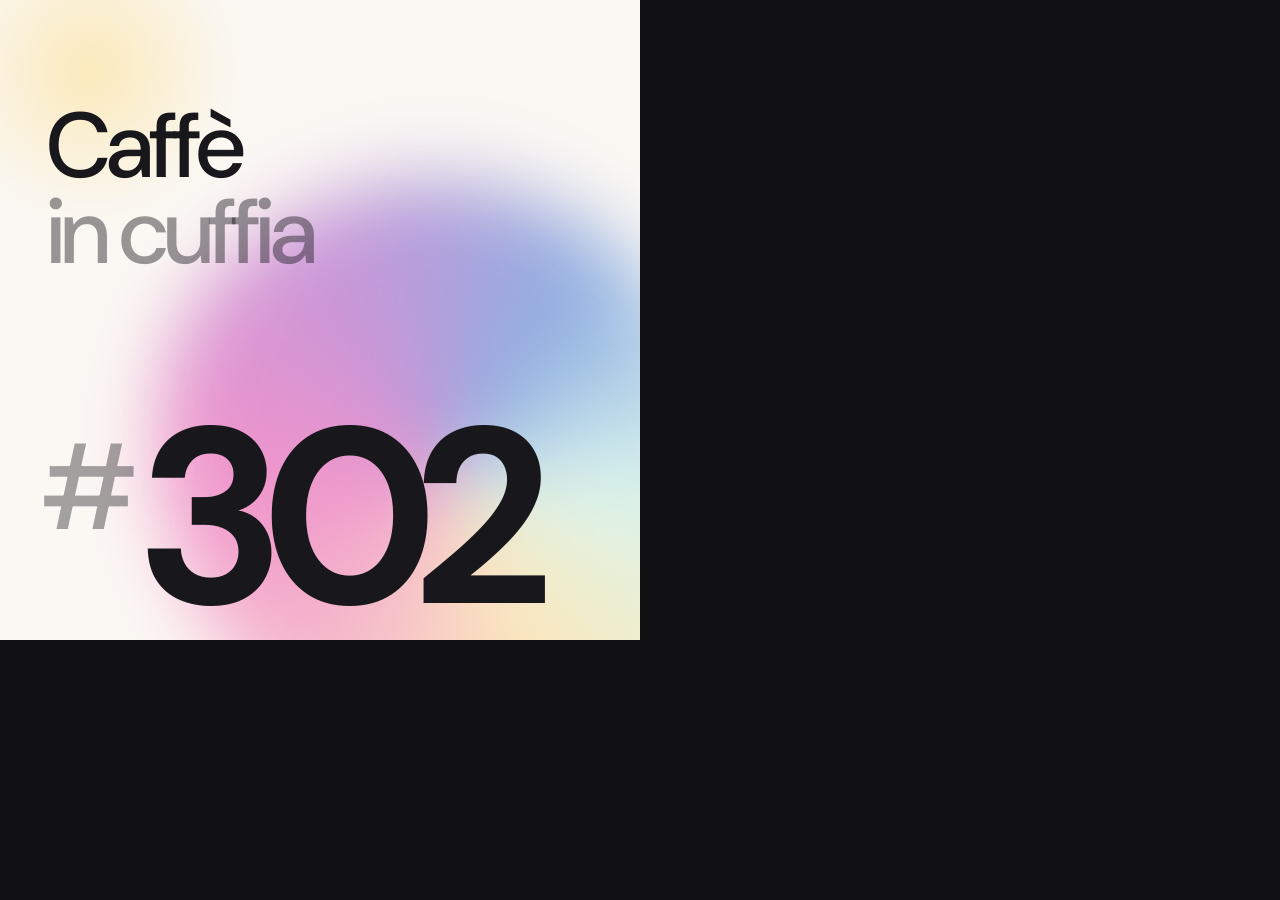
<file: scripts/copertina/cover.html>
<!DOCTYPE html>
<html><head><meta charset="utf-8">
<link href="https://fonts.googleapis.com/css2?family=DM+Sans:opsz,wght@9..40,400;9..40,500;9..40,600&family=Inter:wght@500&display=swap" rel="stylesheet">
<style>
*{margin:0;padding:0;box-sizing:border-box}
html,body{width:640px;height:640px;overflow:hidden;background:#111013}
.c{position:relative;width:640px;height:640px;overflow:hidden;font-family:'DM Sans',sans-serif;color:#e6e5d7}
.grain{position:absolute;inset:0;opacity:.18;mix-blend-mode:overlay;background-image:url("data:image/svg+xml;utf8,<svg xmlns='http://www.w3.org/2000/svg' width='200' height='200'><filter id='n'><feTurbulence type='fractalNoise' baseFrequency='.9' numOctaves='2'/></filter><rect width='200' height='200' filter='url(%23n)'/></svg>")}
.top{position:absolute;left:48px;top:46px;right:48px;display:flex;justify-content:space-between;align-items:center;font-family:Inter;font-size:15px;letter-spacing:.14em;text-transform:uppercase;color:rgba(230,229,215,.6)}
.top i{display:inline-block;width:10px;height:10px;border-radius:50%;background:#ff8a3d;margin-right:10px;vertical-align:1px}
.title{position:absolute;left:46px;top:104px;font-weight:500;font-size:92px;line-height:.93;letter-spacing:-.05em}
.title span{color:rgba(230,229,215,.5)}
.num{position:absolute;left:40px;bottom:22px;font-weight:500;font-size:250px;line-height:.8;letter-spacing:-.07em}
.num small{font-size:120px;vertical-align:top;letter-spacing:-.04em;color:rgba(230,229,215,.55);margin-right:6px;position:relative;top:22px}

/* A: due bagliori, arancio e blu */
.A{background:
  radial-gradient(60% 55% at 92% 88%,rgba(255,138,61,.95),transparent 70%),
  radial-gradient(55% 50% at 8% 6%,rgba(75,111,165,.85),transparent 70%),
  radial-gradient(70% 60% at 70% 30%,rgba(217,130,59,.25),transparent 70%),#111013}

/* B: cerchi concentrici, vista dall'alto della tazza */
.B{background:#111013}
.B .cup{position:absolute;right:-170px;bottom:-170px;width:620px;height:620px;border-radius:50%;
  background:radial-gradient(circle,#3a2414 0 22%,#7a4a24 23% 30%,#c9864a 31% 34%,transparent 35%),
  repeating-radial-gradient(circle,rgba(230,229,215,.10) 0 2px,transparent 2px 26px),
  conic-gradient(from 200deg,#ff8a3d,#4b6fa5,#2f6f9f,#ff8a3d)}
.B .cup:after{content:"";position:absolute;inset:0;border-radius:50%;background:radial-gradient(circle,transparent 34%,rgba(17,16,19,.55) 36%,rgba(17,16,19,.15) 70%,transparent 71%)}
.B .num{left:auto;right:auto;top:auto}

/* C: tinta che cambia con il numero */
.C{background:linear-gradient(160deg,var(--h1) 0%,var(--h2) 55%,#111013 100%)}
.C .title{color:#fffaf2}.C .title span{color:rgba(255,250,242,.6)}
.C .num{color:#fffaf2}.C .num small{color:rgba(255,250,242,.6)}
.C .ring{position:absolute;right:-120px;top:-120px;width:420px;height:420px;border-radius:50%;border:2px solid rgba(255,250,242,.25)}
.C .ring.r2{right:-60px;top:-60px;width:300px;height:300px}

/* D: pastello iridescente su nero */
.D{background:
  radial-gradient(48% 42% at var(--x1) var(--y1),rgba(240,139,200,.95),transparent 70%),
  radial-gradient(45% 40% at var(--x2) var(--y2),rgba(134,169,224,.95),transparent 70%),
  radial-gradient(40% 36% at var(--x3) var(--y3),rgba(251,233,184,.85),transparent 70%),
  radial-gradient(30% 28% at var(--x4) var(--y4),rgba(216,245,238,.75),transparent 70%),
  radial-gradient(55% 50% at 60% 60%,rgba(197,143,214,.45),transparent 75%),#111013}
/* E: pastello iridescente su chiaro */
.E{background:
  radial-gradient(48% 42% at var(--x1) var(--y1),rgba(240,139,200,.85),transparent 70%),
  radial-gradient(45% 40% at var(--x2) var(--y2),rgba(134,169,224,.85),transparent 70%),
  radial-gradient(40% 36% at var(--x3) var(--y3),rgba(251,233,184,.95),transparent 70%),
  radial-gradient(30% 28% at var(--x4) var(--y4),rgba(216,245,238,.95),transparent 70%),
  radial-gradient(55% 50% at 60% 60%,rgba(197,143,214,.40),transparent 75%),#fbf8f3;color:#17161a}
.E .top{color:rgba(23,22,26,.55)}.E .title span{color:rgba(23,22,26,.45)}.E .num small{color:rgba(23,22,26,.4)}
.E .grain{opacity:.12}
.D .grain,.E .grain{filter:blur(.2px)}
.blur{position:absolute;inset:0;backdrop-filter:blur(30px)}

.D .blob,.E .blob{position:absolute;width:560px;height:620px;right:-90px;bottom:-150px;border-radius:48% 52% 45% 55%/55% 45% 55% 45%;
  background:conic-gradient(from var(--rot),#f08bc8,#c58fd6,#86a9e0,#d8f5ee,#fbe9b8,#f5b6c8,#f08bc8);filter:blur(38px);transform:rotate(var(--rot))}
.D .blob2,.E .blob2{position:absolute;width:300px;height:300px;left:-60px;top:-80px;border-radius:50%;
  background:radial-gradient(circle,#fbe9b8,rgba(251,233,184,0) 70%);filter:blur(10px)}
.D{background:#111013}.E{background:#fbf8f3}
.D .top i,.E .top i{background:#f08bc8}
.E .blob{opacity:.95}.D .blob{opacity:.9}.D .blob2{opacity:.35}
</style></head>
<body>
<div class="c" id="c">
  <div class="title">Caffè<br><span>in cuffia</span></div>
  <div class="num"><small>#</small><b id="n">302</b></div>
  <div class="grain"></div>
</div>
<script>
const q=new URLSearchParams(location.search);const v="E",n=+(q.get("n")||302);
const c=document.getElementById("c");c.classList.add(v);document.getElementById("n").textContent=n;
if(v==="D"||v==="E"){
  const r=k=>((Math.sin(n*12.9898+k*78.233)*43758.5453)%1+1)%1;
  const pos=[[78,82],[18,92],[88,22],[30,58]];
  c.insertAdjacentHTML("afterbegin",'<div class="blob2"></div><div class="blob"></div>');c.style.setProperty("--rot",Math.floor(r(3)*360)+"deg");
  pos.forEach((p,i)=>{c.style.setProperty("--x"+(i+1),(p[0]+(r(i)-.5)*30)+"%");c.style.setProperty("--y"+(i+1),(p[1]+(r(i+9)-.5)*30)+"%");});
}
if(v==="B"){c.insertAdjacentHTML("afterbegin",'<div class="cup"></div>')}
if(v==="C"){
  const P=[["#ff8a3d","#8a3f14"],["#4b6fa5","#1a2a48"],["#d9a066","#5a3a1c"],["#2f6f9f","#10283c"],["#e8742c","#3a1f10"],["#6b84c4","#202a4a"]];
  const p=P[n%P.length];c.style.setProperty("--h1",p[0]);c.style.setProperty("--h2",p[1]);
  c.insertAdjacentHTML("afterbegin",'<div class="ring"></div><div class="ring r2"></div>');
}
</script>
</body></html>
</file>
